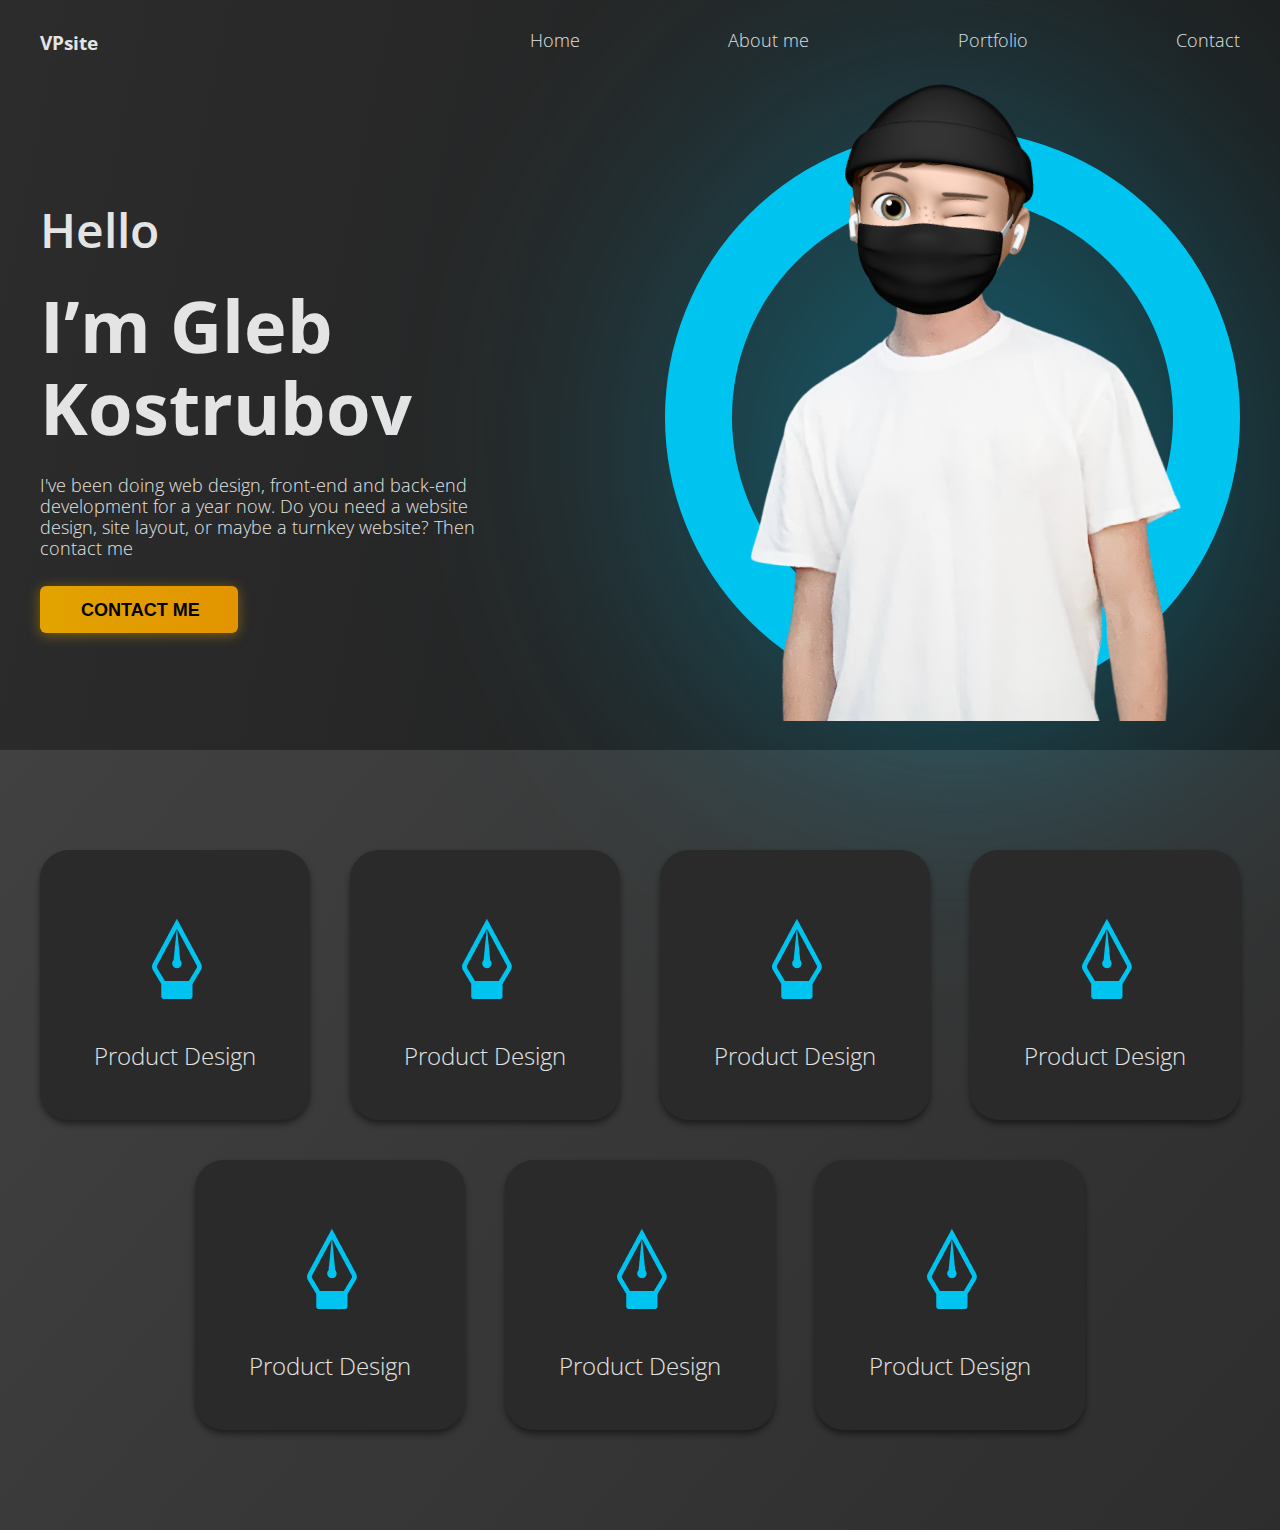
<file: Project1/index.html>
<!DOCTYPE html>
<html lang="en">
<head>
    <meta charset="UTF-8">
    <meta name="viewport" content="width=device-width, initial-scale=1.0">
    <title>Document</title>
    <link rel="stylesheet" href="./style.css"/>
</head>
<body>
    <header>
        <div class="header_content">
            <h3>VPsite</h3>

            <ul class="menu_list">
                <li>Home</li>
                <li>About me</li>
                <li>Portfolio</li>
                <li>Contact</li>
            </ul>
         
        </div>
    </header>

    <main>

        <section class="hello_section">
            <div class="hello">
                <div class="hello_left">
                    <h3 class="hello_title">Hello</h3>
                    <h2 class="hello_subtitle">I’m Gleb Kostrubov</h2>
                    <p class="hello_text">I've been doing web design, front-end and back-end development for a year now. Do you need a website design, site layout, or maybe a turnkey website? Then contact me</p>
                    <button class="button1">CONTACT ME</button>
                </div>
                <div class="hello_right hello_img">
                    <img src="./img/image1.png" class="img" />
                </div>
            </div>
        </section>

        <section class="about_section">
            <div class="skills">
                <div class="skill_item">
                    <img src="./img/skillitem.png"  class="skill_img"/>
                    <h3 class="skill_title">Product Design</h3>
                </div>
                <div class="skill_item">
                    <img src="./img/skillitem.png"  class="skill_img"/>
                    <h3 class="skill_title">Product Design</h3>
                </div>
                <div class="skill_item">
                    <img src="./img/skillitem.png"  class="skill_img"/>
                    <h3 class="skill_title">Product Design</h3>
                </div>
                <div class="skill_item">
                    <img src="./img/skillitem.png"  class="skill_img"/>
                    <h3 class="skill_title">Product Design</h3>
                </div>
                <div class="skill_item">
                    <img src="./img/skillitem.png"  class="skill_img"/>
                    <h3 class="skill_title">Product Design</h3>
                </div>
                <div class="skill_item">
                    <img src="./img/skillitem.png"  class="skill_img"/>
                    <h3 class="skill_title">Product Design</h3>
                </div>
                <div class="skill_item">
                    <img src="./img/skillitem.png"  class="skill_img"/>
                    <h3 class="skill_title">Product Design</h3>
                </div>
            </div>

            
        </section>
       
    </main>
    <script>
        console.log(window)
    </script>
</body>
</html>
</file>
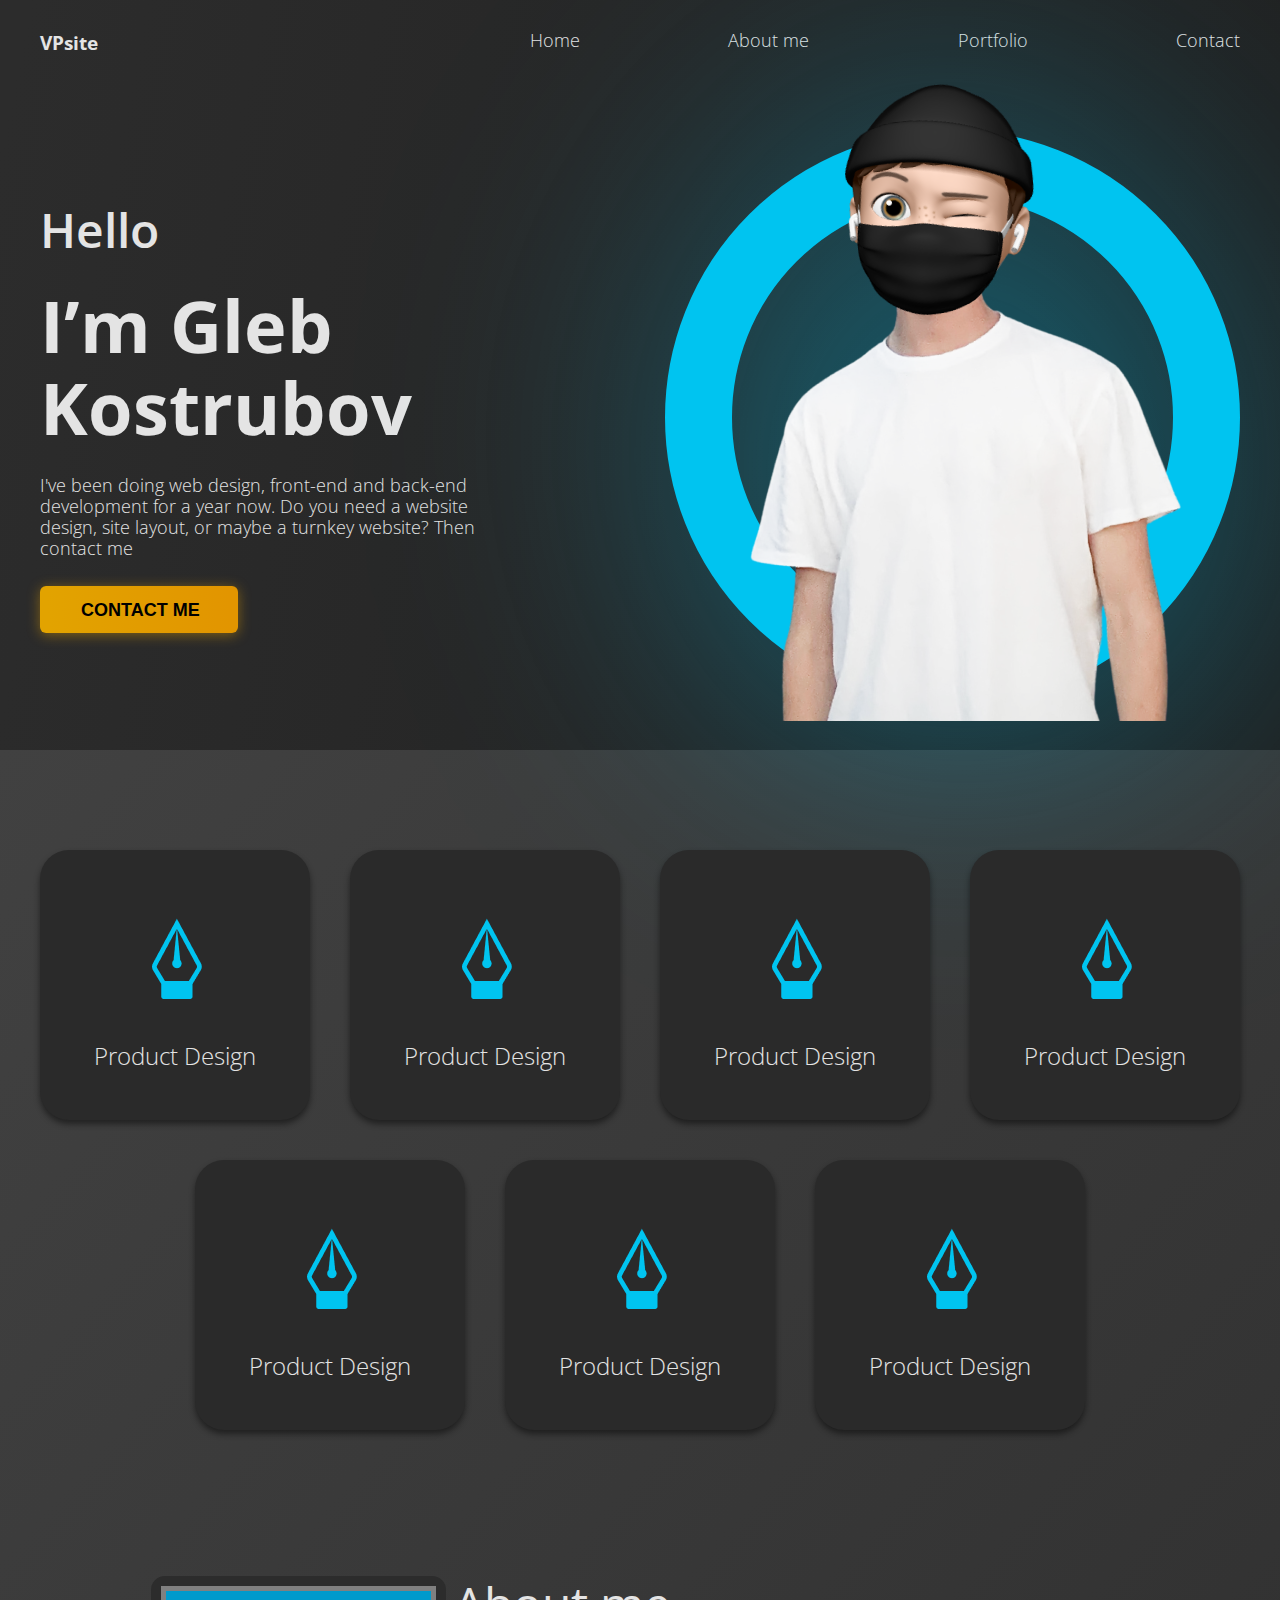
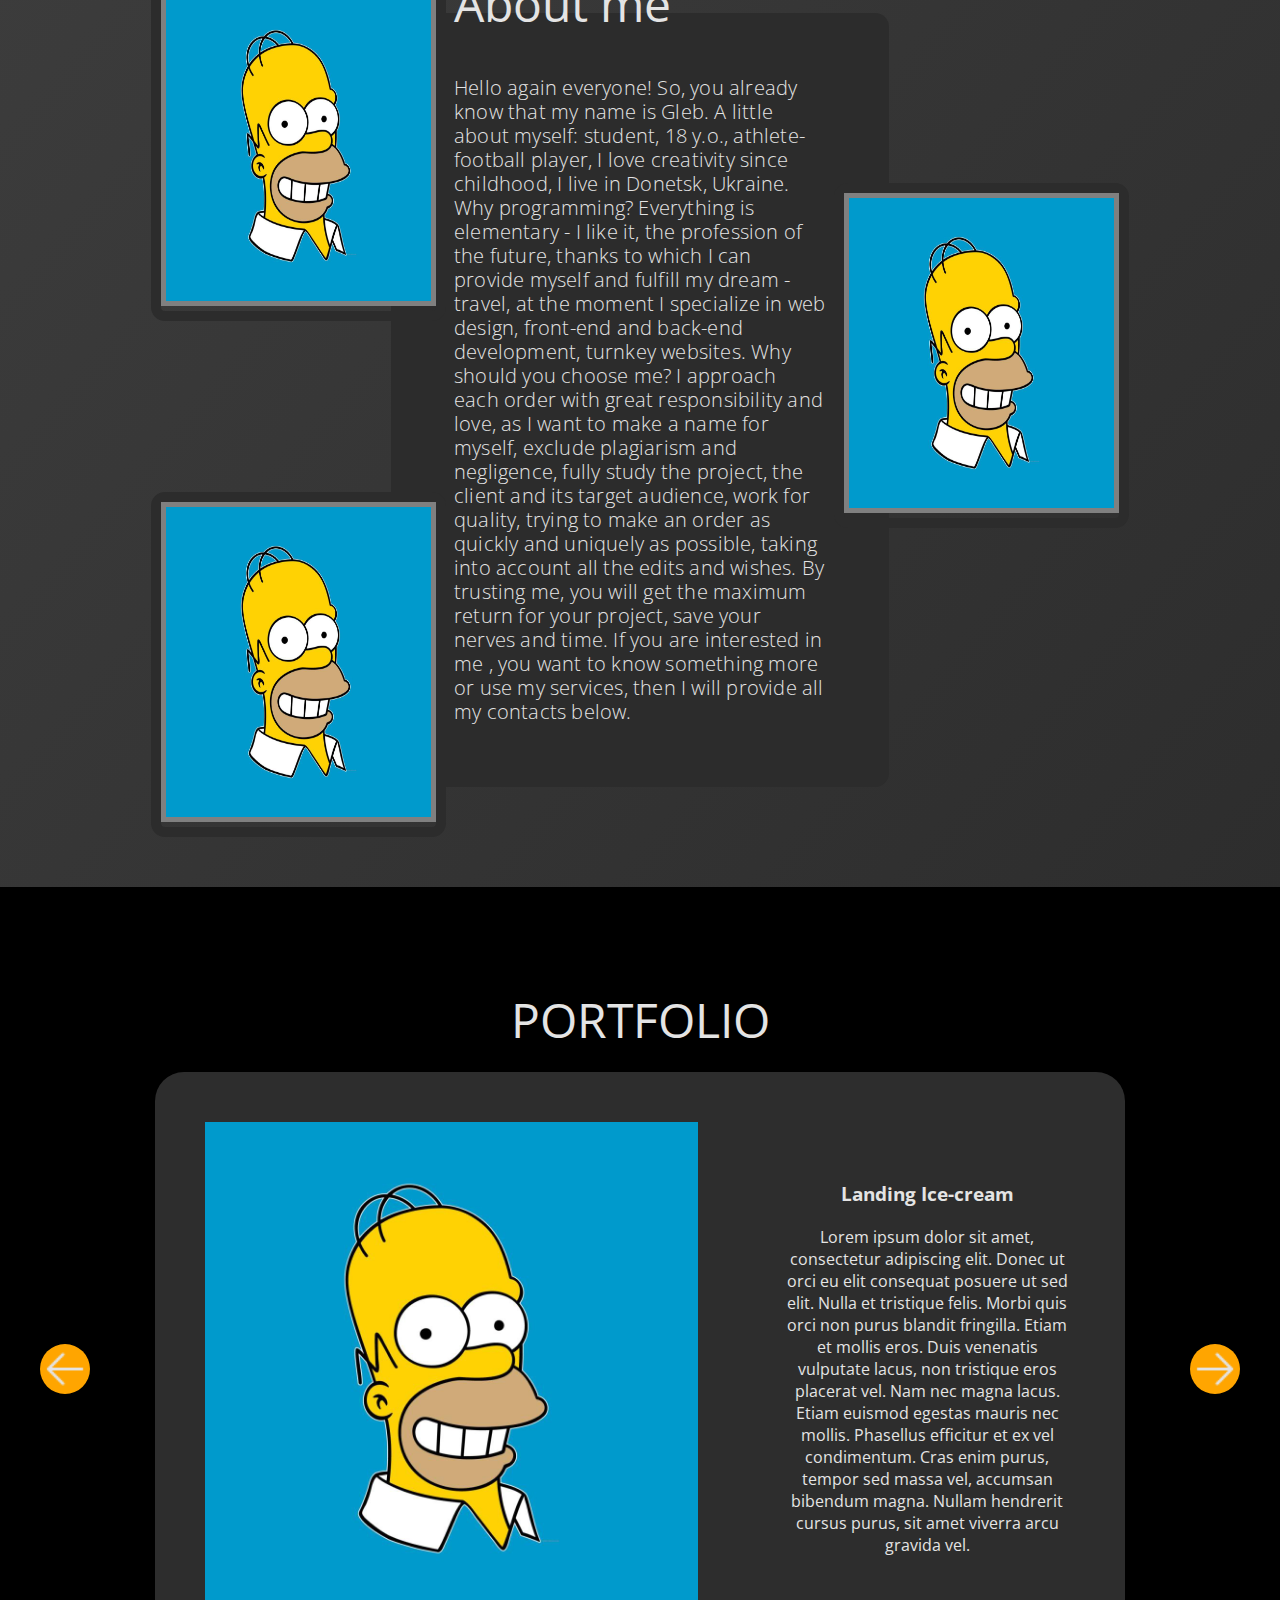
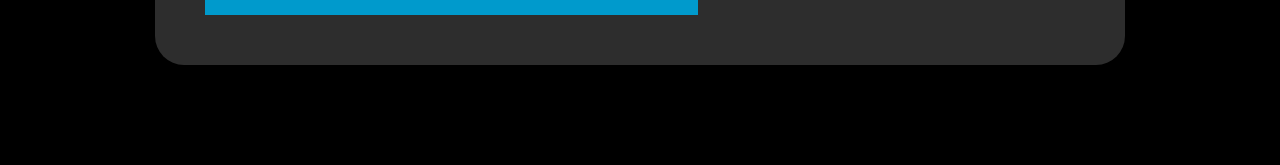
<file: Danya/Project1/index.html>
<!DOCTYPE html>
<html lang="en">
<head>
    <meta charset="UTF-8">
    <meta name="viewport" content="width=device-width, initial-scale=1.0">
    <title>Document</title>
    <link rel="stylesheet" href="./style.css"/>
</head>
<body>
    <header>
        <div class="header_content">
            <h3>VPsite</h3>

            <ul class="menu_list">
                <li>Home</li>
                <li>About me</li>
                <li>Portfolio</li>
                <li>Contact</li>
            </ul>
         
        </div>
    </header>

    <main>

        <section class="hello_section">
            <div class="hello">
                <div class="hello_left">
                    <h3 class="hello_title">Hello</h3>
                    <h2 class="hello_subtitle">I’m Gleb Kostrubov</h2>
                    <p class="hello_text">I've been doing web design, front-end and back-end development for a year now. Do you need a website design, site layout, or maybe a turnkey website? Then contact me</p>
                    <button class="button1">CONTACT ME</button>
                </div>
                <div class="hello_right hello_img">
                    <img src="./img/image1.png" class="img" />
                </div>
            </div>
        </section>  

        <section class="about_section">
            <div class="skills">
                <div class="skill_item">
                    <img src="./img/skillitem.png"  class="skill_img"/>
                    <h3 class="skill_title">Product Design</h3>
                </div>
                <div class="skill_item">
                    <img src="./img/skillitem.png"  class="skill_img"/>
                    <h3 class="skill_title">Product Design</h3>
                </div>
                <div class="skill_item">
                    <img src="./img/skillitem.png"  class="skill_img"/>
                    <h3 class="skill_title">Product Design</h3>
                </div>
                <div class="skill_item">
                    <img src="./img/skillitem.png"  class="skill_img"/>
                    <h3 class="skill_title">Product Design</h3>
                </div>
                <div class="skill_item">
                    <img src="./img/skillitem.png"  class="skill_img"/>
                    <h3 class="skill_title">Product Design</h3>
                </div>
                <div class="skill_item">
                    <img src="./img/skillitem.png"  class="skill_img"/>
                    <h3 class="skill_title">Product Design</h3>
                </div>
                <div class="skill_item">
                    <img src="./img/skillitem.png"  class="skill_img"/>
                    <h3 class="skill_title">Product Design</h3>
                </div>
            </div>

            <div class="about_me">
                <h3 class="about_me_title">About me</h3>
                <p class="about_me_text">Hello again everyone! So, you already know that my name is Gleb. A little about myself: student, 18 y.o., athlete-football player, I love creativity since childhood, I live in Donetsk, Ukraine. Why programming? Everything is elementary - I like it, the profession of the future, thanks to which I can provide myself and fulfill my dream - travel, at the moment I specialize in web design, front-end and back-end development, turnkey websites. Why should you choose me? I approach each order with great responsibility and love, as I want to make a name for myself, exclude plagiarism and negligence, fully study the project, the client and its target audience, work for quality, trying to make an order as quickly and uniquely as possible, taking into account all the edits and wishes.
                    By trusting me, you will get the maximum return for your project, save your nerves and time.
                    If you are interested in me , you want to know something more or use my services, then I will provide all my contacts below.
                </p>
                    <div class="about_me_img_container img1">
                        <img src="./img/gomer.jpg"
                        class="about_me_img"
                        width="275" height="320"/>
                    </div>

                    <div class="about_me_img_container img2">
                        <img src="./img/gomer.jpg"
                        class="about_me_img"
                        width="275" height="320"/>
                    </div>

                    <div class="about_me_img_container img3">
                        <img src="./img/gomer.jpg"
                        class="about_me_img"
                        width="275" height="320"/>
                    </div>

                    <!-- <div class="circle1"></div> -->
                </div>
            
        </section>

        <section class="portfolio_section">
            <h3 class="title">PORTFOLIO</h3>

            <div class="slider">
                <img src="./img/right.png" class="arrs"/>
                
                <div class="slide">
                    <img src="./img/gomer.jpg" width="493" height="493"/>
                    <div class="slide_right">
                        <h3 class="slide_title">Landing Ice-cream</h3>
                        <p class="slide_text">Lorem ipsum dolor sit amet, consectetur adipiscing elit. Donec ut orci eu elit consequat posuere ut sed elit. Nulla et tristique felis. Morbi quis orci non purus blandit fringilla. Etiam et mollis eros. Duis venenatis vulputate lacus, non tristique eros placerat vel. Nam nec magna lacus. Etiam euismod egestas mauris nec mollis. Phasellus efficitur et ex vel condimentum. Cras enim purus, tempor sed massa vel, accumsan bibendum magna. Nullam hendrerit cursus purus, sit amet viverra arcu gravida vel.</p>
                    </div>
                </div>

                <img src="./img/left.png"  class="arrs"/>
            </div>
        </section>

     
       
    </main>
    <script src="./script.js"></script>
</body>
</html>
</file>
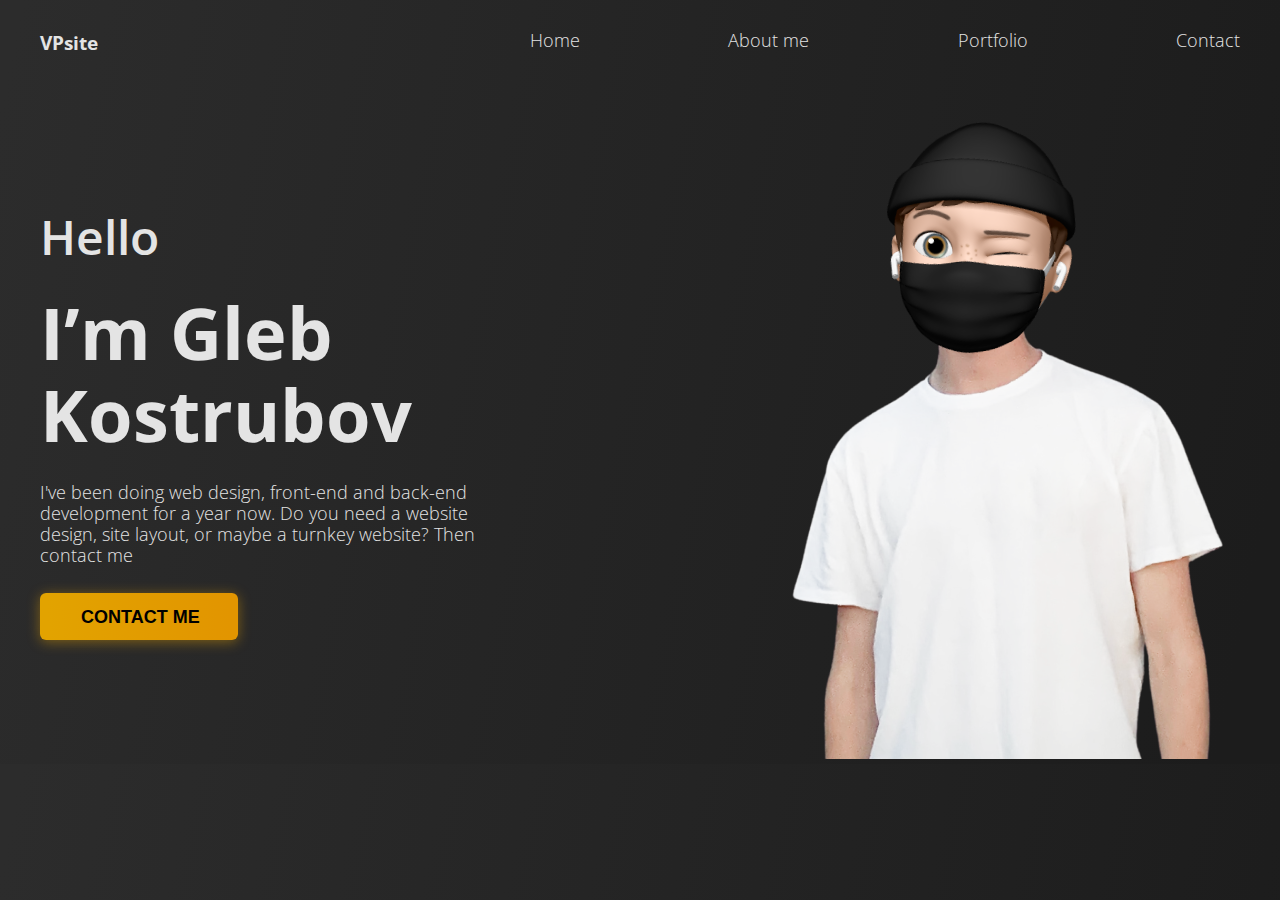
<file: Project1/Danya/Project1/index.html>
<!DOCTYPE html>
<html lang="en">
<head>
    <meta charset="UTF-8">
    <meta name="viewport" content="width=device-width, initial-scale=1.0">
    <title>Document</title>
    <link rel="stylesheet" href="./style.css"/>
</head>
<body>
    <header>
        <div class="header_content">
            <h3>VPsite</h3>

            <ul class="menu_list">
                <li>Home</li>
                <li>About me</li>
                <li>Portfolio</li>
                <li>Contact</li>
            </ul>
         
        </div>
    </header>

    <main>

        <section class="hello_section">
            <div class="hello">
                <div class="hello_left">
                    <h3 class="hello_title">Hello</h3>
                    <h2 class="hello_subtitle">I’m Gleb Kostrubov</h2>
                    <p class="hello_text">I've been doing web design, front-end and back-end development for a year now. Do you need a website design, site layout, or maybe a turnkey website? Then contact me</p>
                    <button class="button1">CONTACT ME</button>
                </div>
                <div class="hello_right">
                    <img src="./img/image1.png"/>
                </div>
            </div>
        </section>

       
    </main>
    <script>
        console.log(window)
    </script>
</body>
</html>
</file>
<file: Project1/style.css>
@import url('https://fonts.googleapis.com/css2?family=Anek+Devanagari:wght@100;200;300;400;500;600&family=Caveat:wght@400;500;600;700&family=DM+Sans:ital,wght@0,400;0,500;0,700;1,400;1,500;1,700&family=Jost:ital,wght@0,100;0,200;0,300;0,400;0,500;0,600;0,700;0,800;0,900;1,100;1,200;1,300;1,400;1,500;1,600;1,700;1,800;1,900&family=Montserrat:ital,wght@0,300;0,400;0,500;0,600;0,700;0,800;1,100;1,200;1,300;1,400;1,500;1,600;1,700&family=Open+Sans:ital,wght@0,300;0,400;0,500;0,600;0,700;0,800;1,300;1,400;1,500;1,600;1,700;1,800&family=Quicksand:wght@300;400;500;600;700&family=Roboto:ital,wght@0,100;0,300;0,400;0,500;1,100;1,300;1,400;1,500&family=VT323&display=swap');


body{
background: linear-gradient(101.56deg, #2C2C2C 1.56%, #1C1C1C 95.55%);
color: #E4E4E4;
font-family: 'Open Sans';
}

*{
    margin:0;
    padding:0;
    box-sizing:border-box;
}


header{
    padding-top:30px;
    padding-bottom:30px;
}

.header_content{
    max-width:1200px;
    margin-left:auto;
    margin-right:auto;
    /* далее вырваниваю в линию */
    display:flex;
    justify-content:space-between;
}

.menu_list{
    display:flex;
    width:710px;
    justify-content:space-between;
    list-style:none;
}

li{
    font-weight: 300;
    font-size: 18px;
    line-height: 21px;
    cursor:pointer;
}

li:hover{
    border-bottom:1px solid rgba(226, 163, 0, 1);
}

.hello_left{
    max-width:447px;
    
}

.hello_title{
    font-weight: 600;
    font-size: 48px;
    line-height: 54px;
}

.hello_subtitle{
    margin-top:27px;
    font-weight: 700;
    font-size: 72px;
    line-height: 82px;
    margin-bottom:27px;
}

.hello_text{
    font-weight: 300;
    font-size: 18px;
    line-height: 21px;
}


.button1{
    margin-top:27px;
    background: linear-gradient(87.32deg, #E2A300 4.47%, #E29500 95.53%);
    box-shadow: 0px 2px 13px rgba(226, 158, 0, 0.48);
    border-radius: 6px;
    font-weight: 700;
    font-size: 18px;
    line-height: 20px;
    color:black;
    padding:14px 38px 13px 41px;
    border:0;
    cursor:pointer;
}

.hello{
    max-width:1200px;
    margin-left:auto;
    margin-right:auto;
    display:flex;
    align-items:center;
    justify-content:space-between;
}

.hello_img{
    border: 67px solid #00C4F0;
    filter: drop-shadow(0px 0px 152px rgba(0, 196, 240, 0.42));
    border-radius:50%;
    width:575px;
    height:575px;
    position:relative;
    
}

.img{
   position:absolute;
    top:-150px;

}

.hello_section{
    padding-top:45px;
    padding-bottom:45px;
}


.about_section{
    padding-top:100px;
    padding-bottom:100px;
    background: linear-gradient(130.68deg, #414141 0%, #2D2D2D 100.52%);
}

.skills{
    max-width:1200px;
    margin-left:auto;
    margin-right:auto;
    display:flex;
    flex-wrap:wrap;
    gap:40px;
    align-items:center;
    justify-content:center;
}

.skill_item{
    background: #2A2A2A;
    box-shadow: 0px 4px 6px rgba(0, 0, 0, 0.47);
    border-radius: 29px;
    width:270px;
    height:270px;
    position:relative;
}

.skill_title{
    width:100%;
    text-align:center;
    position:absolute;
    bottom:50px;
    font-weight: 300;
font-size: 24px;
line-height: 29px;
}

.skill_img{
    position:absolute;
    top:25%;
    left:33%;
    align-items:center;
    
}
</file>
<file: Danya/Project1/style.css>
@import url('https://fonts.googleapis.com/css2?family=Anek+Devanagari:wght@100;200;300;400;500;600&family=Caveat:wght@400;500;600;700&family=DM+Sans:ital,wght@0,400;0,500;0,700;1,400;1,500;1,700&family=Jost:ital,wght@0,100;0,200;0,300;0,400;0,500;0,600;0,700;0,800;0,900;1,100;1,200;1,300;1,400;1,500;1,600;1,700;1,800;1,900&family=Montserrat:ital,wght@0,300;0,400;0,500;0,600;0,700;0,800;1,100;1,200;1,300;1,400;1,500;1,600;1,700&family=Open+Sans:ital,wght@0,300;0,400;0,500;0,600;0,700;0,800;1,300;1,400;1,500;1,600;1,700;1,800&family=Quicksand:wght@300;400;500;600;700&family=Roboto:ital,wght@0,100;0,300;0,400;0,500;1,100;1,300;1,400;1,500&family=VT323&display=swap');


body{
background: linear-gradient(101.56deg, #2C2C2C 1.56%, #1C1C1C 95.55%);
color: #E4E4E4;
font-family: 'Open Sans';
}

*{
    margin:0;
    padding:0;
    box-sizing:border-box;
}


header{
    padding-top:30px;
    padding-bottom:30px;
}

.header_content{
    max-width:1200px;
    margin-left:auto;
    margin-right:auto;
    /* далее вырваниваю в линию */
    display:flex;
    justify-content:space-between;
}

.menu_list{
    display:flex;
    width:710px;
    justify-content:space-between;
    list-style:none;
}

li{
    font-weight: 300;
    font-size: 18px;
    line-height: 21px;
    cursor:pointer;
}

li:hover{
    border-bottom:1px solid rgba(226, 163, 0, 1);
}

.hello_left{
    max-width:447px;
    
}

.hello_title{
    font-weight: 600;
    font-size: 48px;
    line-height: 54px;
}

.hello_subtitle{
    margin-top:27px;
    font-weight: 700;
    font-size: 72px;
    line-height: 82px;
    margin-bottom:27px;
}

.hello_text{
    font-weight: 300;
    font-size: 18px;
    line-height: 21px;
}


.button1{
    margin-top:27px;
    background: linear-gradient(87.32deg, #E2A300 4.47%, #E29500 95.53%);
    box-shadow: 0px 2px 13px rgba(226, 158, 0, 0.48);
    border-radius: 6px;
    font-weight: 700;
    font-size: 18px;
    line-height: 20px;
    color:black;
    padding:14px 38px 13px 41px;
    border:0;
    cursor:pointer;
}

.hello{
    max-width:1200px;
    margin-left:auto;
    margin-right:auto;
    display:flex;
    align-items:center;
    justify-content:space-between;
}

.hello_img{
    border: 67px solid #00C4F0;
    filter: drop-shadow(0px 0px 152px rgba(0, 196, 240, 0.42));
    border-radius:50%;
    width:575px;
    height:575px;
    position:relative;
    
}

.img{
   position:absolute;
    top:-150px;

}

.hello_section{
    padding-top:45px;
    padding-bottom:45px;
}


.about_section{
    padding-top:100px;
    padding-bottom:100px;
    background: linear-gradient(130.68deg, #414141 0%, #2D2D2D 100.52%);
}

.skills{
    max-width:1200px;
    margin-left:auto;
    margin-right:auto;
    display:flex;
    flex-wrap:wrap;
    gap:40px;
    align-items:center;
    justify-content:center;
}

.skill_item{
    background: #2A2A2A;
    box-shadow: 0px 4px 6px rgba(0, 0, 0, 0.47);
    border-radius: 29px;
    width:270px;
    height:270px;
    position:relative;
}

.skill_title{
    width:100%;
    text-align:center;
    position:absolute;
    bottom:50px;
    font-weight: 300;
font-size: 24px;
line-height: 29px;
}

.skill_img{
    position:absolute;
    top:25%;
    left:33%;
    align-items:center;
    
}

.about_me{
    margin-left:auto;
    margin-right:auto;
    padding:63px;
    max-width:498px;
    max-height:822px;
    background: #2C2C2C;
    border-radius: 14px;
    margin-top:183px;
    position:relative;
    z-index:1;
}

.about_me_text{
    font-weight: 300;
    font-size: 20px;
    line-height: 24px;
    
    letter-spacing: 0.01em;
}
.about_me_title{
    font-weight: 400;
    font-size: 48px;
    line-height: 54px;
    position:absolute;
    top:-36px;
}

.about_me_img_container{
    border:10px solid #2C2C2C;
    border-radius: 14px;
    position:absolute;
  
}
.img1{
    left:-240px;
    top:-37px;
}

.img2{
    right:-240px;
    top:170px;
}

.img3{
    bottom:-50px;
    left:-240px;
}



.about_me_img{
    border:5px solid gray;

}

.circle1{
    z-index:0;
    position:absolute;
    left:-378px;
    top:0;
    border-radius:50%;
    width:792px;
    height:792px;
    border: 89px solid #E4E4E4;
    filter: drop-shadow(0px 4px 70px rgba(255, 255, 255, 0.25));
}

.portfolio_section{
    background:black;   
    padding-top:100px;
    padding-bottom:100px;
    
}

.title{
    font-size:48px;
    font-weight:400;
    text-align:center;

}

.slider{
    max-width:1200px;
    margin-left:auto;
    margin-right:auto;
    display:flex;
    align-items: center;
    justify-content: space-between;
    margin-top:20px;
}

.slide{
    background:rgba(45, 45, 45, 1);
    padding:50px;
    border-radius:29px;
    display:flex;
    align-items: center;
    width:970px;
    justify-content: space-between;
}

.slide_right{
    max-width:296px;
    text-align:center;
    display:flex;
    flex-direction:column;
    gap:20px;
}

.arrs{
    width:50px;
    height:50px;
    border-radius:50%;
    background:orange;
    cursor:pointer;
}
</file>
<file: Project1/Danya/Project1/style.css>
@import url('https://fonts.googleapis.com/css2?family=Anek+Devanagari:wght@100;200;300;400;500;600&family=Caveat:wght@400;500;600;700&family=DM+Sans:ital,wght@0,400;0,500;0,700;1,400;1,500;1,700&family=Jost:ital,wght@0,100;0,200;0,300;0,400;0,500;0,600;0,700;0,800;0,900;1,100;1,200;1,300;1,400;1,500;1,600;1,700;1,800;1,900&family=Montserrat:ital,wght@0,300;0,400;0,500;0,600;0,700;0,800;1,100;1,200;1,300;1,400;1,500;1,600;1,700&family=Open+Sans:ital,wght@0,300;0,400;0,500;0,600;0,700;0,800;1,300;1,400;1,500;1,600;1,700;1,800&family=Quicksand:wght@300;400;500;600;700&family=Roboto:ital,wght@0,100;0,300;0,400;0,500;1,100;1,300;1,400;1,500&family=VT323&display=swap');


body{
background: linear-gradient(101.56deg, #2C2C2C 1.56%, #1C1C1C 95.55%);
color: #E4E4E4;
font-family: 'Open Sans';
}

*{
    margin:0;
    padding:0;
    box-sizing:border-box;
}


header{
    padding-top:30px;
    padding-bottom:30px;
}

.header_content{
    max-width:1200px;
    margin-left:auto;
    margin-right:auto;
    /* далее вырваниваю в линию */
    display:flex;
    justify-content:space-between;
}

.menu_list{
    display:flex;
    width:710px;
    justify-content:space-between;
    list-style:none;
}

li{
    font-weight: 300;
    font-size: 18px;
    line-height: 21px;
    cursor:pointer;
}

li:hover{
    border-bottom:1px solid rgba(226, 163, 0, 1);
}

.hello_left{
    max-width:447px;
}

.hello_title{
    font-weight: 600;
    font-size: 48px;
    line-height: 54px;
}

.hello_subtitle{
    margin-top:27px;
    font-weight: 700;
    font-size: 72px;
    line-height: 82px;
    margin-bottom:27px;
}

.hello_text{
    font-weight: 300;
    font-size: 18px;
    line-height: 21px;
}


.button1{
    margin-top:27px;
    background: linear-gradient(87.32deg, #E2A300 4.47%, #E29500 95.53%);
    box-shadow: 0px 2px 13px rgba(226, 158, 0, 0.48);
    border-radius: 6px;
    font-weight: 700;
    font-size: 18px;
    line-height: 20px;
    color:black;
    padding:14px 38px 13px 41px;
    border:0;
    cursor:pointer;
}

.hello{
    max-width:1200px;
    margin-left:auto;
    margin-right:auto;
    display:flex;
    align-items:center;
    justify-content:space-between;
}
</file>
